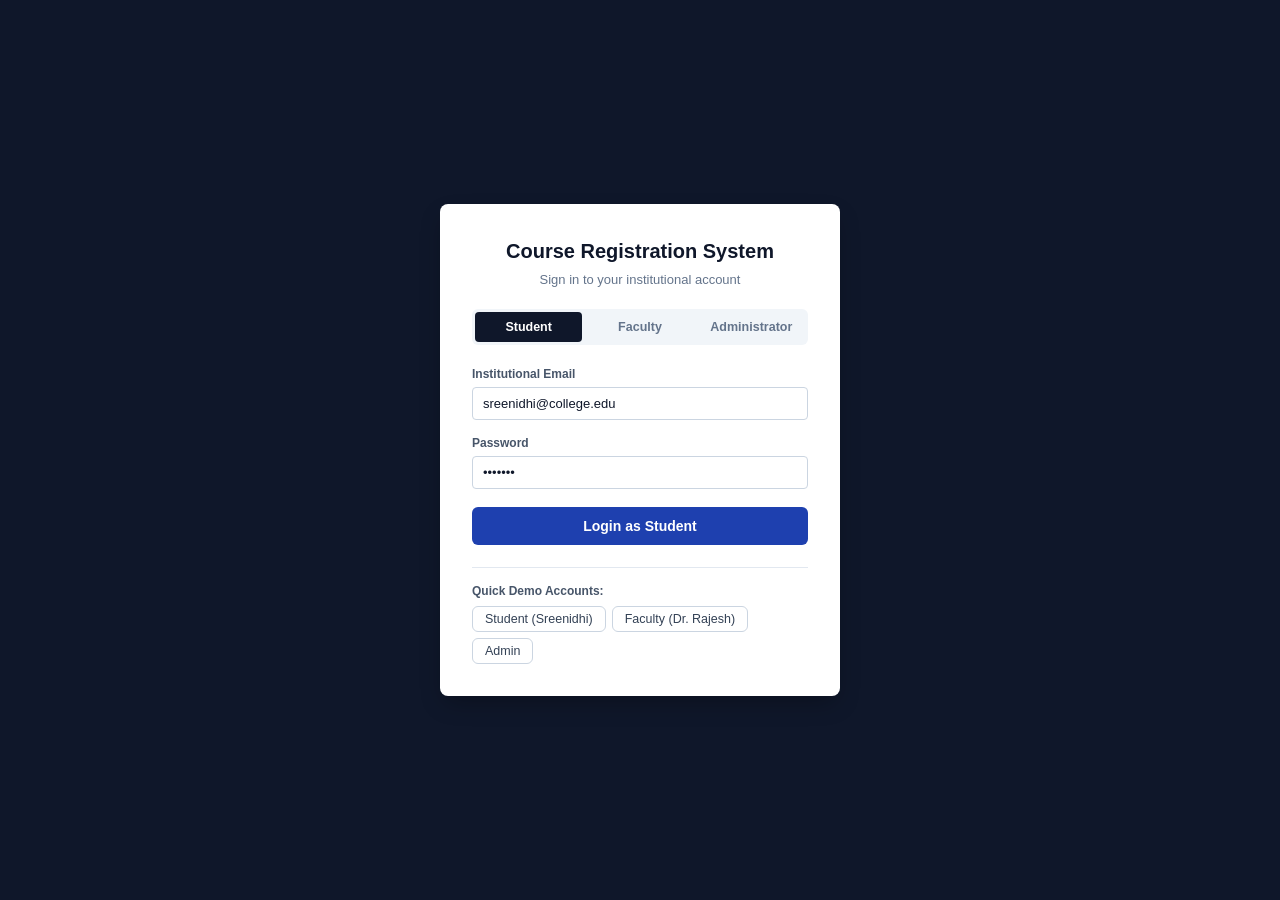
<file: index.html>
<!DOCTYPE html>
<html lang="en">
<head>
    <meta charset="UTF-8">
    <meta name="viewport" content="width=device-width, initial-scale=1.0">
    <title>Course Registration System - Login</title>
    <link rel="stylesheet" href="css/style.css">
</head>
<body class="login-page">

    <div class="login-box">
        <div class="login-header">
            <h1>Course Registration System</h1>
            <p class="sub">Sign in to your institutional account</p>
        </div>

        <div class="roles">
            <button type="button" class="active" onclick="selectRole('student', this)">Student</button>
            <button type="button" onclick="selectRole('faculty', this)">Faculty</button>
            <button type="button" onclick="selectRole('admin', this)">Administrator</button>
        </div>

        <form onsubmit="login(event)">
            <div>
                <label for="email">Institutional Email</label>
                <input type="email" id="email" required placeholder="name@college.edu" value="sreenidhi@college.edu">
            </div>

            <div style="margin-top: 14px;">
                <label for="password">Password</label>
                <input type="password" id="password" required placeholder="Enter password" value="pass123">
            </div>

            <button type="submit" class="primary full" id="loginBtn">Login as Student</button>
        </form>

        <div style="margin-top: 22px; padding-top: 14px; border-top: 1px solid var(--border-color); font-size: 12px; color: var(--text-muted);">
            <div style="font-weight: 600; margin-bottom: 6px; color: #475569;">Quick Demo Accounts:</div>
            <div style="display: flex; gap: 6px; flex-wrap: wrap;">
                <button type="button" class="small secondary" onclick="fillCreds('student', 'sreenidhi@college.edu', 'pass123')">Student (Sreenidhi)</button>
                <button type="button" class="small secondary" onclick="fillCreds('faculty', 'rajesh201@univ.edu', 'pass123')">Faculty (Dr. Rajesh)</button>
                <button type="button" class="small secondary" onclick="fillCreds('admin', 'admin@college.edu', 'admin123')">Admin</button>
            </div>
        </div>
    </div>

    <script src="js/app.js"></script>
    <script>
        let currentRole = "student";

        function selectRole(r, btn) {
            currentRole = r;
            document.querySelectorAll(".roles button").forEach(b => b.classList.remove("active"));
            btn.classList.add("active");
            document.getElementById("loginBtn").textContent = "Login as " + btn.textContent.trim();

            if (r === "student") {
                document.getElementById("email").value = "sreenidhi@college.edu";
                document.getElementById("password").value = "pass123";
            } else if (r === "faculty") {
                document.getElementById("email").value = "rajesh201@univ.edu";
                document.getElementById("password").value = "pass123";
            } else if (r === "admin") {
                document.getElementById("email").value = "admin@college.edu";
                document.getElementById("password").value = "admin123";
            }
        }

        function fillCreds(role, email, pass) {
            const btns = document.querySelectorAll(".roles button");
            if (role === "student") selectRole("student", btns[0]);
            if (role === "faculty") selectRole("faculty", btns[1]);
            if (role === "admin") selectRole("admin", btns[2]);
            document.getElementById("email").value = email;
            document.getElementById("password").value = pass;
        }

        async function login(e) {
            e.preventDefault();
            try {
                const rows = await api("login", {
                    role: currentRole,
                    email: document.getElementById("email").value,
                    password: document.getElementById("password").value
                });
                const user = rows[0];
                user.role = currentRole;
                localStorage.setItem("user", JSON.stringify(user));
                location.href = currentRole + ".html";
            } catch (err) {
                // Handled in api() alert
            }
        }
    </script>
</body>
</html>
</file>
<file: css/style.css>
/* ==========================================================================
   Course Registration System - Clean & Professional University Stylesheet
   ========================================================================== */

:root {
    --primary: #1e40af;
    --primary-hover: #1d4ed8;
    --header-bg: #0f172a;
    --bg-page: #f8fafc;
    --bg-card: #ffffff;
    --text-primary: #0f172a;
    --text-secondary: #475569;
    --text-muted: #64748b;
    --border-color: #e2e8f0;
    --border-subtle: #cbd5e1;
    --success: #15803d;
    --success-bg: #f0fdf4;
    --danger: #b91c1c;
    --danger-bg: #fef2f2;
    --radius: 8px;
    --shadow: 0 1px 3px 0 rgba(0, 0, 0, 0.08), 0 1px 2px -1px rgba(0, 0, 0, 0.05);
}

* {
    box-sizing: border-box;
    margin: 0;
    padding: 0;
}

body {
    font-family: -apple-system, BlinkMacSystemFont, "Segoe UI", Roboto, "Helvetica Neue", Arial, sans-serif;
    background-color: var(--bg-page);
    color: var(--text-primary);
    line-height: 1.5;
    -webkit-font-smoothing: antialiased;
}

/* --------------------------------------------------------------------------
   Header
   -------------------------------------------------------------------------- */
header {
    background-color: var(--header-bg);
    color: #ffffff;
    padding: 14px 36px;
    display: flex;
    justify-content: space-between;
    align-items: center;
    border-bottom: 1px solid #1e293b;
}

.brand-section {
    display: flex;
    flex-direction: column;
}

.brand-title {
    font-size: 18px;
    font-weight: 700;
    color: #f8fafc;
    letter-spacing: -0.01em;
}

.brand-subtitle {
    font-size: 12px;
    color: #94a3b8;
    font-weight: 400;
}

.user-nav {
    display: flex;
    align-items: center;
    gap: 16px;
}

.user-tag {
    font-size: 13px;
    color: #cbd5e1;
    display: flex;
    align-items: center;
    gap: 8px;
}

.user-role-pill {
    background: #334155;
    color: #f1f5f9;
    font-size: 11px;
    font-weight: 600;
    padding: 2px 8px;
    border-radius: 4px;
    text-transform: uppercase;
}

/* --------------------------------------------------------------------------
   Buttons
   -------------------------------------------------------------------------- */
button {
    font-family: inherit;
    font-size: 13.5px;
    font-weight: 500;
    padding: 8px 16px;
    border-radius: 6px;
    border: 1px solid transparent;
    cursor: pointer;
    transition: background-color 0.15s ease, border-color 0.15s ease;
    display: inline-flex;
    align-items: center;
    justify-content: center;
    text-decoration: none;
}

button.primary {
    background-color: var(--primary);
    color: #ffffff;
}

button.primary:hover {
    background-color: var(--primary-hover);
}

button.secondary {
    background-color: #ffffff;
    color: #334155;
    border-color: #cbd5e1;
}

button.secondary:hover {
    background-color: #f1f5f9;
}

button.danger {
    background-color: #dc2626;
    color: #ffffff;
}

button.danger:hover {
    background-color: #b91c1c;
}

button.small {
    padding: 5px 12px;
    font-size: 12.5px;
}

button.logout-btn {
    background-color: transparent;
    color: #cbd5e1;
    border: 1px solid #475569;
    padding: 6px 14px;
    font-size: 12.5px;
}

button.logout-btn:hover {
    background-color: #334155;
    color: #ffffff;
}

/* --------------------------------------------------------------------------
   Layout & Containers
   -------------------------------------------------------------------------- */
main {
    max-width: 1280px;
    margin: 0 auto;
    padding: 28px 36px 60px;
}

.page-header {
    margin-bottom: 24px;
    display: flex;
    justify-content: space-between;
    align-items: flex-end;
    flex-wrap: wrap;
    gap: 12px;
    border-bottom: 1px solid var(--border-color);
    padding-bottom: 16px;
}

.page-title {
    font-size: 20px;
    font-weight: 700;
    color: var(--text-primary);
}

.page-description {
    font-size: 13.5px;
    color: var(--text-secondary);
    margin-top: 2px;
}

/* --------------------------------------------------------------------------
   Student Information Bar
   -------------------------------------------------------------------------- */
.student-bar {
    background-color: #ffffff;
    border: 1px solid var(--border-color);
    border-radius: var(--radius);
    padding: 16px 20px;
    margin-bottom: 28px;
    display: flex;
    justify-content: space-between;
    align-items: center;
    flex-wrap: wrap;
    gap: 16px;
    box-shadow: var(--shadow);
}

.student-bar-info {
    display: flex;
    align-items: center;
    gap: 24px;
    flex-wrap: wrap;
}

.student-bar-item {
    display: flex;
    flex-direction: column;
}

.student-bar-label {
    font-size: 11px;
    font-weight: 600;
    text-transform: uppercase;
    letter-spacing: 0.04em;
    color: var(--text-muted);
}

.student-bar-value {
    font-size: 14px;
    font-weight: 600;
    color: var(--text-primary);
    margin-top: 1px;
}

/* --------------------------------------------------------------------------
   Available Courses Grid (One Course in One Box)
   -------------------------------------------------------------------------- */
.section-title-wrap {
    margin-bottom: 16px;
}

.section-title {
    font-size: 16px;
    font-weight: 600;
    color: var(--text-primary);
}

.section-subtitle {
    font-size: 13px;
    color: var(--text-muted);
}

.course-grid {
    display: grid;
    grid-template-columns: repeat(auto-fill, minmax(320px, 1fr));
    gap: 20px;
    margin-bottom: 36px;
}

.course-card {
    background-color: #ffffff;
    border: 1px solid var(--border-color);
    border-radius: var(--radius);
    padding: 20px;
    box-shadow: var(--shadow);
    display: flex;
    flex-direction: column;
    justify-content: space-between;
    transition: border-color 0.15s ease, box-shadow 0.15s ease;
}

.course-card:hover {
    border-color: #94a3b8;
    box-shadow: 0 4px 6px -1px rgba(0, 0, 0, 0.08);
}

.course-card-header {
    display: flex;
    justify-content: space-between;
    align-items: flex-start;
    gap: 12px;
    margin-bottom: 12px;
}

.course-name {
    font-size: 16px;
    font-weight: 600;
    color: var(--text-primary);
    line-height: 1.3;
}

.credits-pill {
    background-color: #f1f5f9;
    color: #334155;
    font-size: 12px;
    font-weight: 600;
    padding: 3px 8px;
    border-radius: 4px;
    border: 1px solid #e2e8f0;
    white-space: nowrap;
}

.course-card-details {
    margin-bottom: 18px;
}

.course-detail-row {
    display: flex;
    justify-content: space-between;
    font-size: 13px;
    padding: 4px 0;
    color: var(--text-secondary);
}

.course-detail-row strong {
    color: var(--text-primary);
}

.seats-indicator {
    margin-top: 10px;
    padding-top: 10px;
    border-top: 1px solid #f1f5f9;
}

.seats-label {
    display: flex;
    justify-content: space-between;
    font-size: 12px;
    font-weight: 500;
    color: var(--text-secondary);
    margin-bottom: 4px;
}

.seats-bar {
    width: 100%;
    height: 6px;
    background-color: #f1f5f9;
    border-radius: 3px;
    overflow: hidden;
}

.seats-fill {
    height: 100%;
    background-color: #2563eb;
    border-radius: 3px;
}

.seats-fill.full {
    background-color: #dc2626;
}

.course-card-actions {
    margin-top: auto;
}

.btn-register {
    width: 100%;
    background-color: var(--primary);
    color: #ffffff;
    font-weight: 600;
    padding: 9px;
    font-size: 13.5px;
    border-radius: 6px;
    border: none;
}

.btn-register:hover {
    background-color: var(--primary-hover);
}

/* --------------------------------------------------------------------------
   Registered Courses (With Allotted Faculty & Room)
   -------------------------------------------------------------------------- */
.registered-panel {
    background-color: #ffffff;
    border: 1px solid var(--border-color);
    border-radius: var(--radius);
    padding: 22px 24px;
    box-shadow: var(--shadow);
    margin-bottom: 30px;
}

.registered-panel-header {
    margin-bottom: 16px;
    padding-bottom: 12px;
    border-bottom: 1px solid var(--border-color);
}

.registered-grid {
    display: grid;
    grid-template-columns: repeat(auto-fill, minmax(360px, 1fr));
    gap: 16px;
}

.registered-card {
    border: 1px solid #cbd5e1;
    border-radius: 6px;
    padding: 16px;
    background-color: #f8fafc;
    display: flex;
    flex-direction: column;
    gap: 12px;
}

.registered-card-title {
    display: flex;
    justify-content: space-between;
    align-items: center;
}

.registered-card-title h4 {
    font-size: 15px;
    font-weight: 600;
    color: var(--text-primary);
}

/* Highlighted Allotment Box */
.allotment-box {
    background-color: #ffffff;
    border: 1px solid #e2e8f0;
    border-left: 3px solid #2563eb;
    border-radius: 4px;
    padding: 10px 12px;
    display: grid;
    grid-template-columns: 1fr 1fr;
    gap: 8px;
}

.allotment-item {
    display: flex;
    flex-direction: column;
}

.allotment-item-label {
    font-size: 11px;
    font-weight: 600;
    color: #64748b;
    text-transform: uppercase;
}

.allotment-item-value {
    font-size: 13px;
    font-weight: 600;
    color: #0f172a;
}

.registered-card-footer {
    display: flex;
    justify-content: space-between;
    align-items: center;
    padding-top: 6px;
    font-size: 12px;
}

/* --------------------------------------------------------------------------
   Tables
   -------------------------------------------------------------------------- */
.table-responsive {
    overflow-x: auto;
    border: 1px solid var(--border-color);
    border-radius: var(--radius);
}

table {
    width: 100%;
    border-collapse: collapse;
    font-size: 13.5px;
    background-color: #ffffff;
    text-align: left;
}

th {
    background-color: #f8fafc;
    color: #475569;
    font-weight: 600;
    font-size: 12px;
    text-transform: uppercase;
    letter-spacing: 0.03em;
    padding: 10px 14px;
    border-bottom: 1px solid var(--border-color);
}

td {
    padding: 10px 14px;
    border-bottom: 1px solid var(--border-color);
    color: #1e293b;
    vertical-align: middle;
}

tr:last-child td {
    border-bottom: none;
}

tr:hover td {
    background-color: #f8fafc;
}

/* --------------------------------------------------------------------------
   Badges & Pills
   -------------------------------------------------------------------------- */
.badge {
    display: inline-flex;
    align-items: center;
    padding: 2px 8px;
    border-radius: 4px;
    font-size: 11.5px;
    font-weight: 600;
}

.badge-neutral { background: #f1f5f9; color: #334155; border: 1px solid #e2e8f0; }
.badge-success { background: #dcfce7; color: #166534; border: 1px solid #bbf7d0; }
.badge-warning { background: #fef3c7; color: #92400e; border: 1px solid #fde68a; }
.badge-info    { background: #e0f2fe; color: #075985; border: 1px solid #bae6fd; }

/* --------------------------------------------------------------------------
   Admin & Navigation Switcher
   -------------------------------------------------------------------------- */
.nav-switcher {
    display: flex;
    gap: 8px;
    margin-bottom: 22px;
    border-bottom: 1px solid var(--border-color);
    padding-bottom: 10px;
}

.nav-switcher button {
    background: transparent;
    color: #64748b;
    border: none;
    padding: 8px 16px;
    font-size: 13.5px;
    font-weight: 600;
    border-radius: 4px;
}

.nav-switcher button.active {
    background: #0f172a;
    color: #ffffff;
}

.tabs {
    display: flex;
    flex-wrap: wrap;
    gap: 6px;
    margin-bottom: 18px;
}

.tabs button {
    background: #ffffff;
    color: #475569;
    border: 1px solid #cbd5e1;
    font-size: 12.5px;
    padding: 6px 12px;
    border-radius: 4px;
}

.tabs button.active {
    background: var(--primary);
    color: #ffffff;
    border-color: var(--primary);
}

.kpi-grid {
    display: grid;
    grid-template-columns: repeat(auto-fit, minmax(220px, 1fr));
    gap: 16px;
    margin-bottom: 24px;
}

.kpi-card {
    background: #ffffff;
    border: 1px solid var(--border-color);
    border-radius: var(--radius);
    padding: 16px 20px;
    box-shadow: var(--shadow);
}

.kpi-label {
    font-size: 12px;
    font-weight: 600;
    color: var(--text-muted);
    text-transform: uppercase;
}

.kpi-value {
    font-size: 26px;
    font-weight: 700;
    color: var(--text-primary);
    margin-top: 4px;
}

.card {
    background: #ffffff;
    border: 1px solid var(--border-color);
    border-radius: var(--radius);
    padding: 20px 24px;
    margin-bottom: 22px;
    box-shadow: var(--shadow);
}

.card-header-bar {
    display: flex;
    justify-content: space-between;
    align-items: center;
    flex-wrap: wrap;
    gap: 12px;
    margin-bottom: 16px;
    padding-bottom: 12px;
    border-bottom: 1px solid var(--border-color);
}

.card-header-title h3 {
    font-size: 16px;
    font-weight: 600;
    color: var(--text-primary);
}

.table-search-input {
    padding: 6px 12px;
    border: 1px solid var(--border-subtle);
    border-radius: 4px;
    font-size: 13px;
    width: 240px;
    outline: none;
}

.table-search-input:focus {
    border-color: var(--primary);
}

/* --------------------------------------------------------------------------
   Forms
   -------------------------------------------------------------------------- */
.form-row {
    display: flex;
    flex-wrap: wrap;
    gap: 12px;
    align-items: flex-end;
}

.form-row > div {
    flex: 1;
    min-width: 150px;
}

label {
    display: block;
    font-size: 12px;
    font-weight: 600;
    color: var(--text-secondary);
    margin-bottom: 4px;
}

input, select {
    width: 100%;
    padding: 8px 10px;
    border: 1px solid var(--border-subtle);
    border-radius: 4px;
    font-size: 13px;
    color: var(--text-primary);
    outline: none;
}

input:focus, select:focus {
    border-color: var(--primary);
}

/* --------------------------------------------------------------------------
   Login Page
   -------------------------------------------------------------------------- */
.login-page {
    min-height: 100vh;
    display: flex;
    align-items: center;
    justify-content: center;
    background-color: #0f172a;
    padding: 20px;
}

.login-box {
    background: #ffffff;
    width: 400px;
    padding: 32px;
    border-radius: 8px;
    box-shadow: 0 10px 25px -5px rgba(0, 0, 0, 0.3);
}

.login-header {
    margin-bottom: 20px;
    text-align: center;
}

.login-header h1 {
    font-size: 20px;
    font-weight: 700;
    color: #0f172a;
}

.login-header p.sub {
    font-size: 13px;
    color: #64748b;
    margin-top: 4px;
}

.roles {
    display: flex;
    gap: 4px;
    margin-bottom: 20px;
    background: #f1f5f9;
    padding: 3px;
    border-radius: 6px;
}

.roles button {
    flex: 1;
    background: transparent;
    color: #64748b;
    padding: 7px 10px;
    font-size: 12.5px;
    font-weight: 600;
    border-radius: 4px;
}

.roles button.active {
    background: #0f172a;
    color: #ffffff;
}

button.full {
    width: 100%;
    margin-top: 18px;
    padding: 10px;
    font-size: 14px;
    font-weight: 600;
}

.empty {
    color: var(--text-muted);
    padding: 24px;
    text-align: center;
    font-size: 13.5px;
}
</file>
